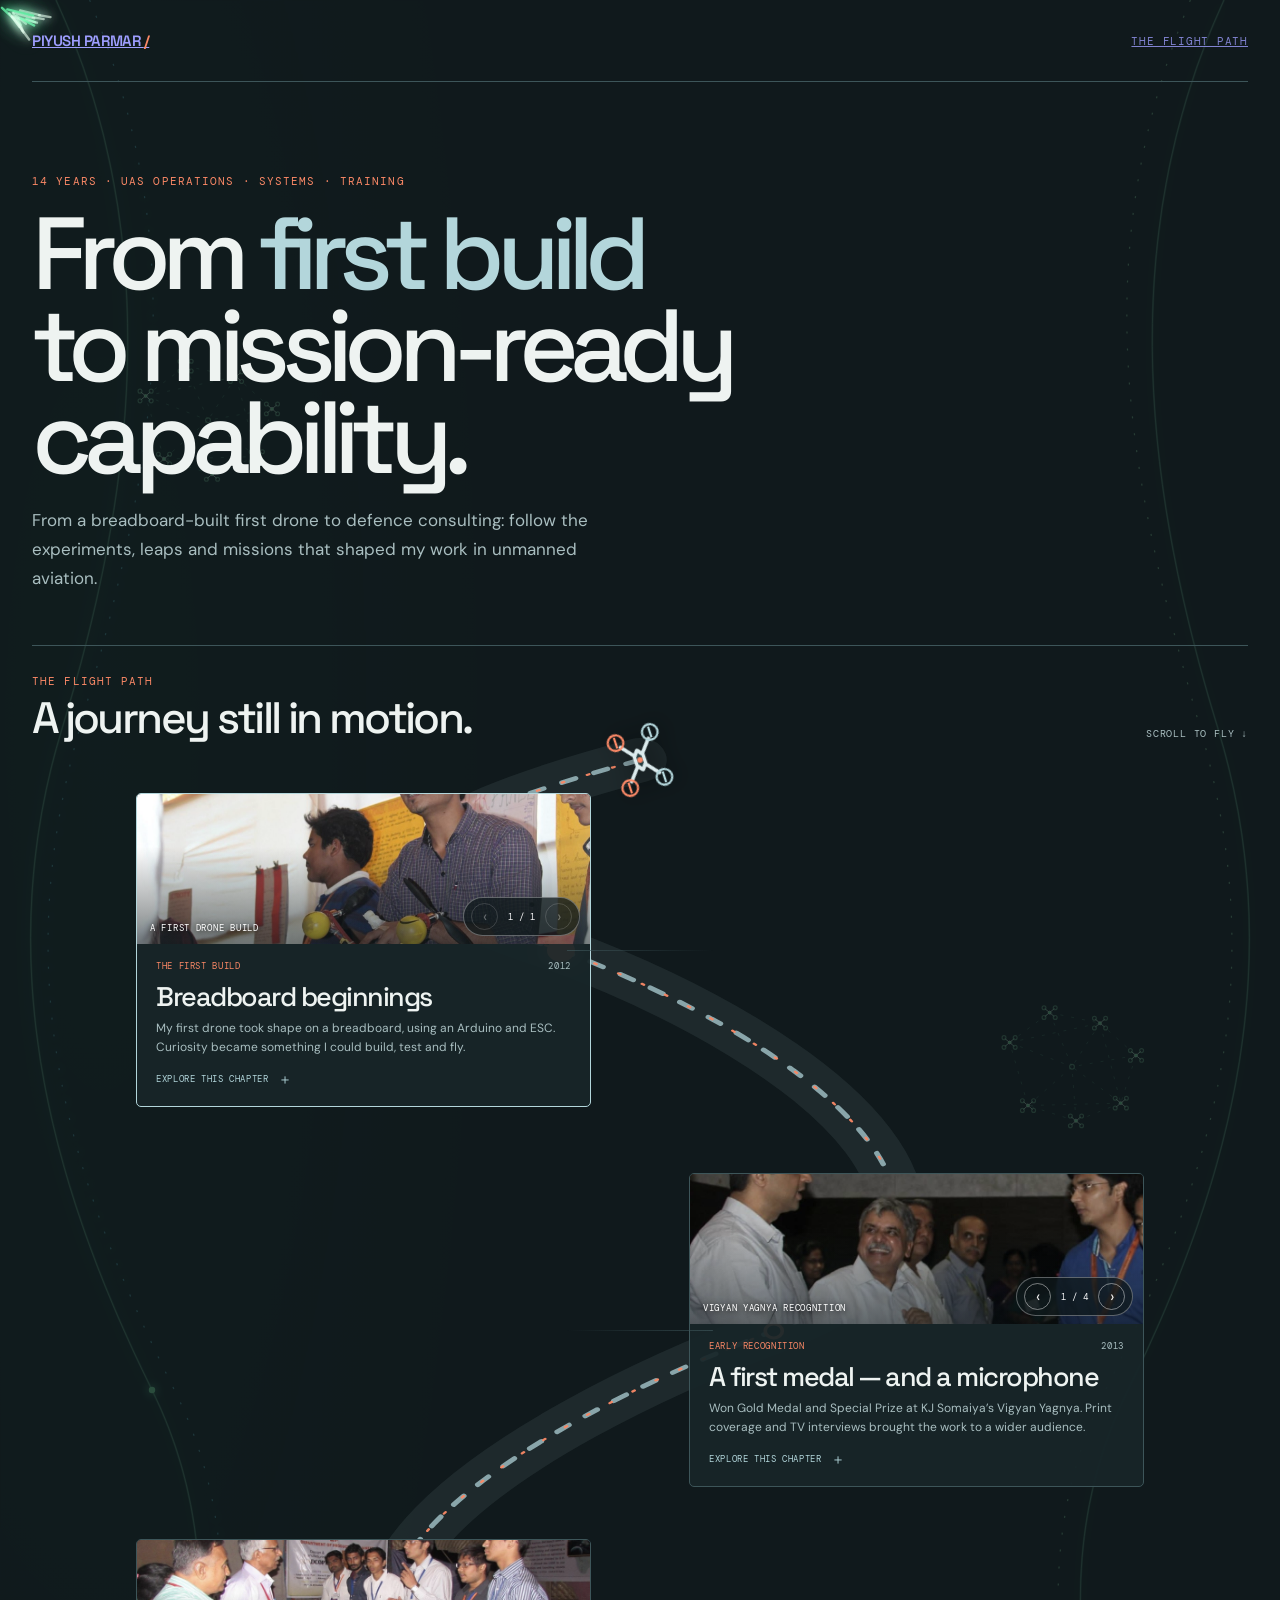
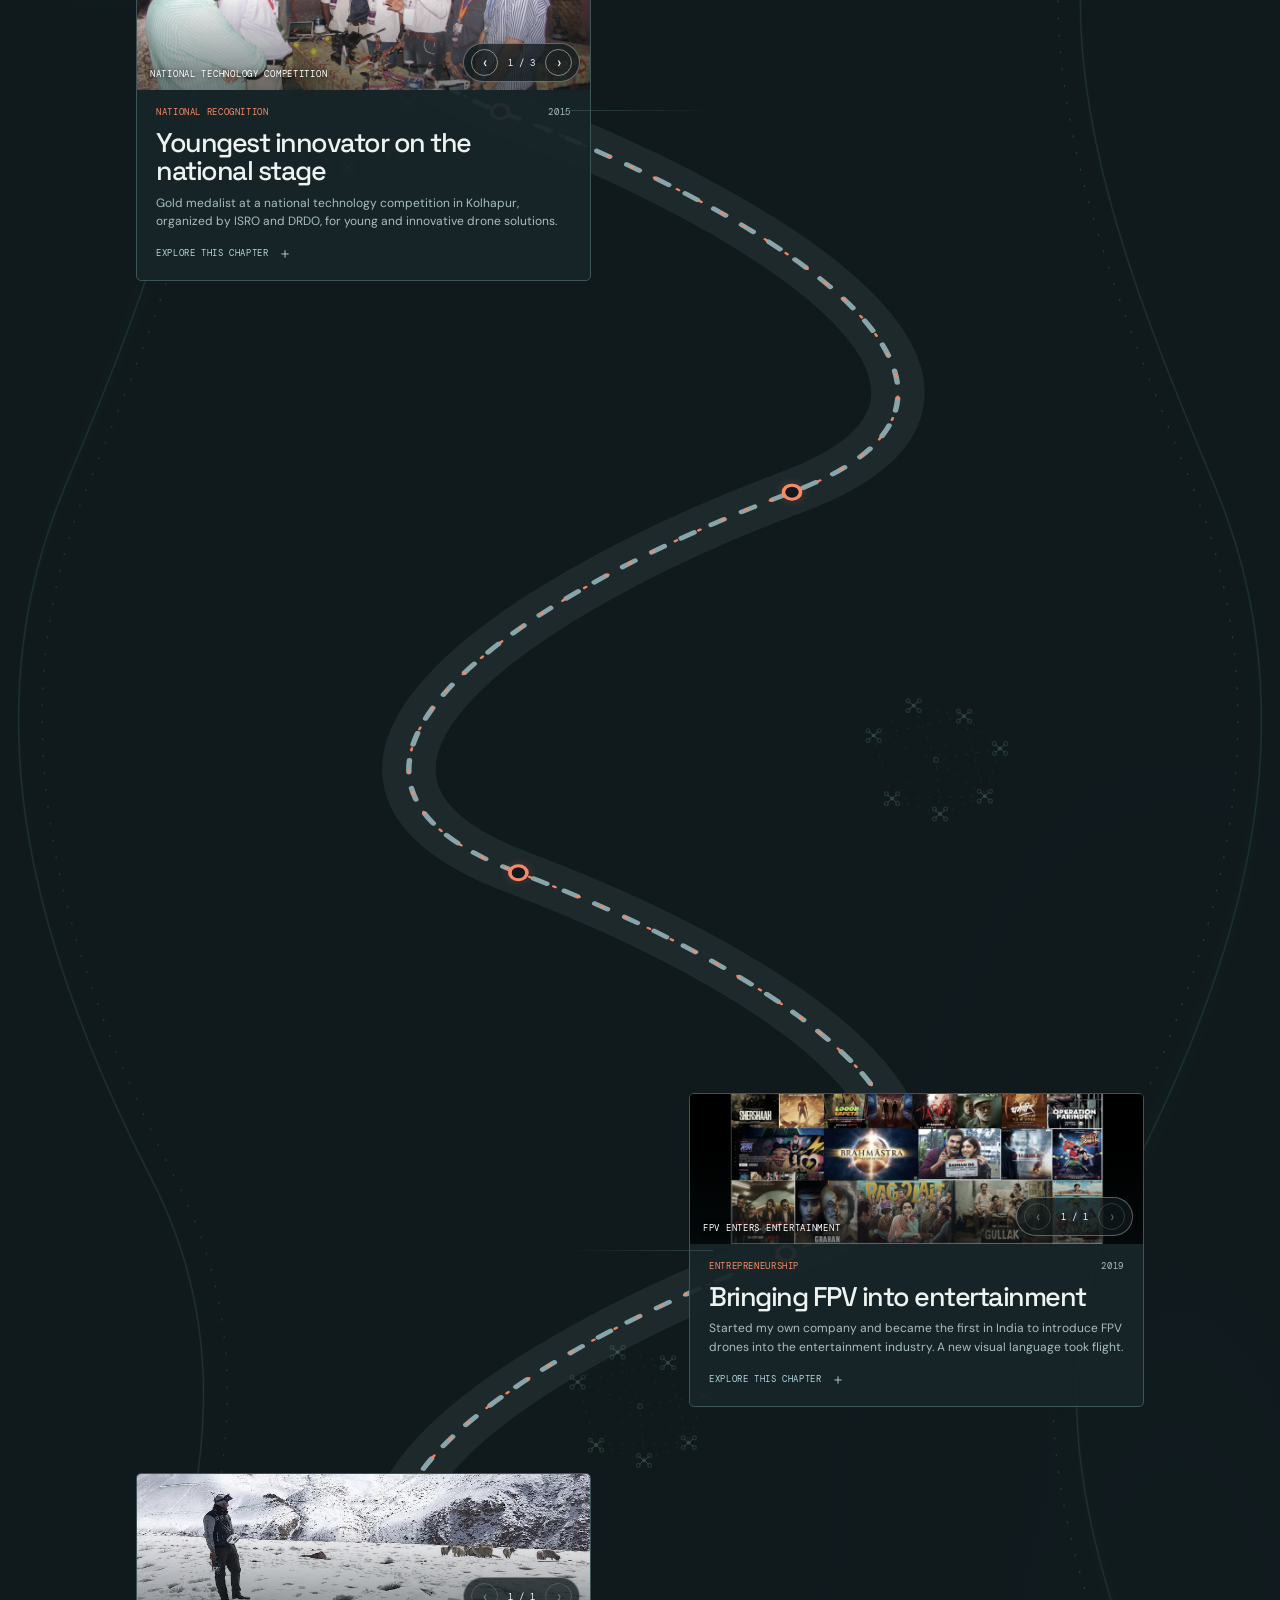
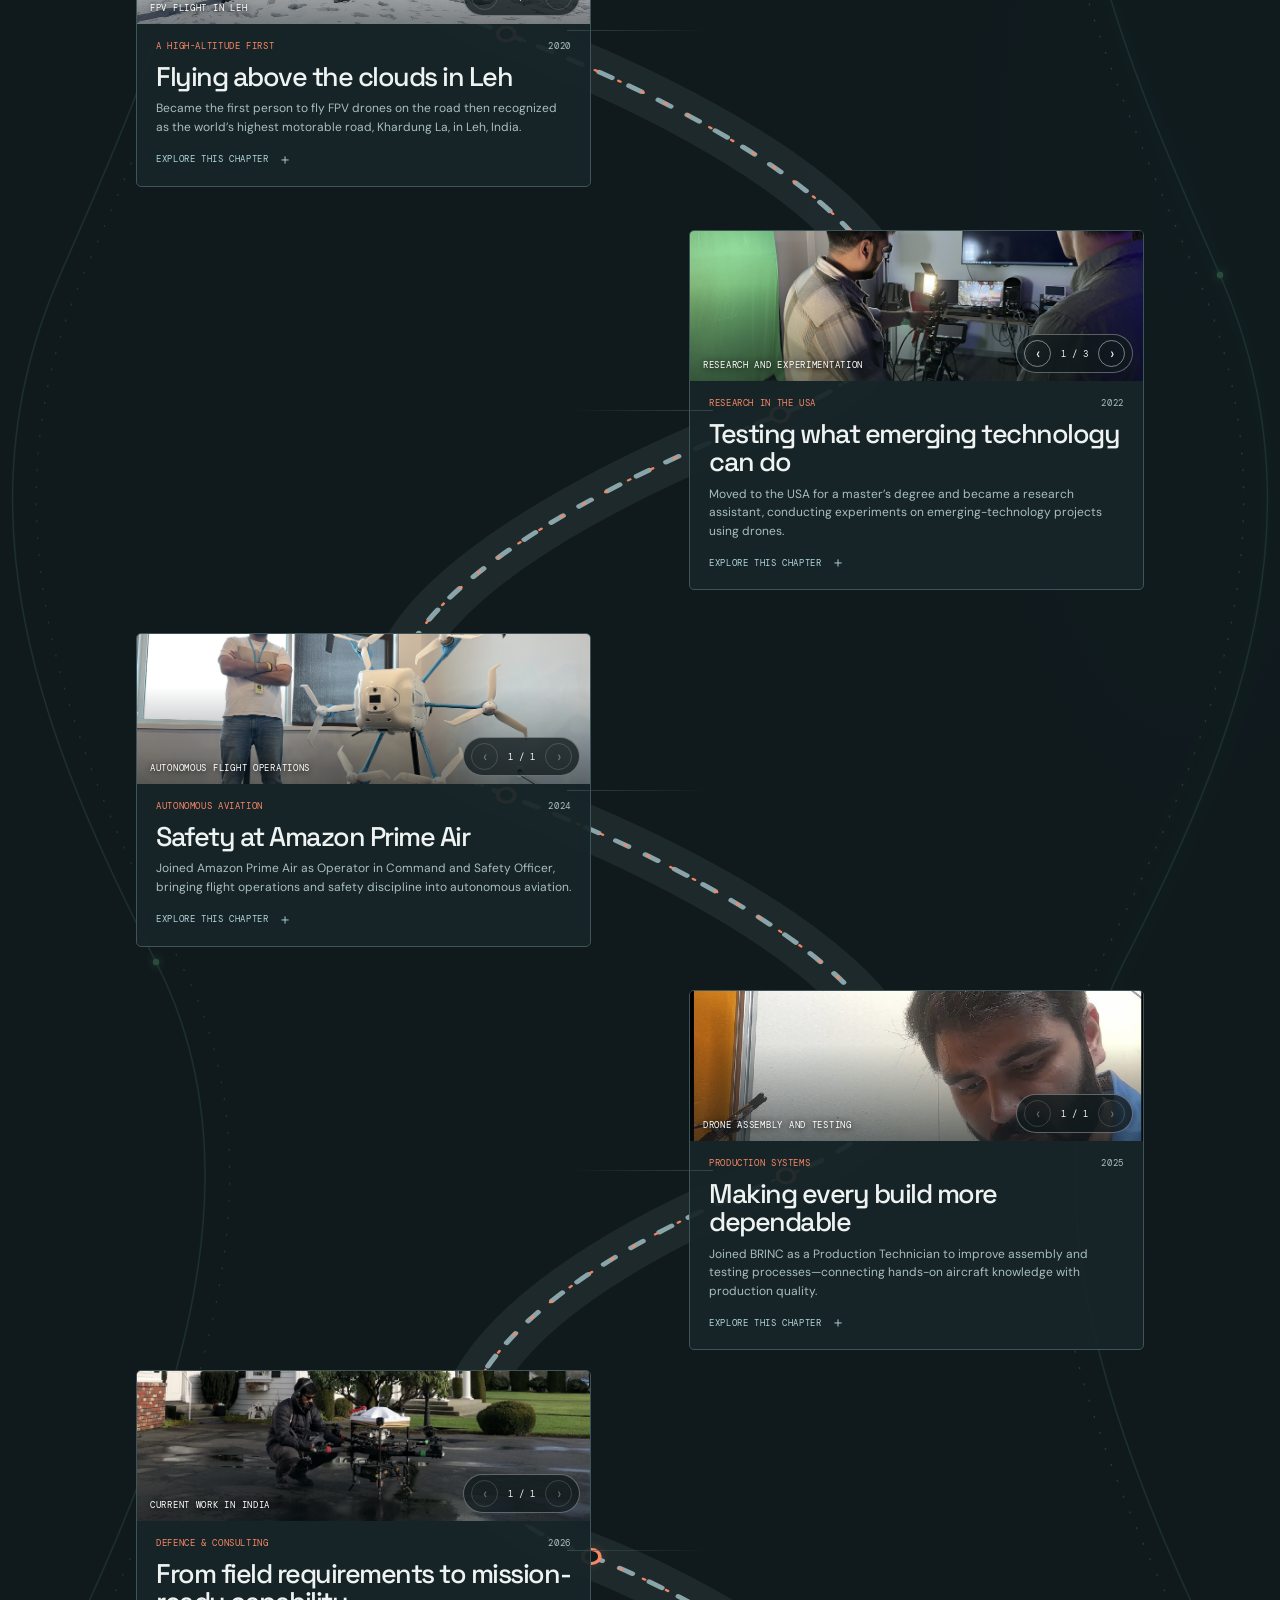
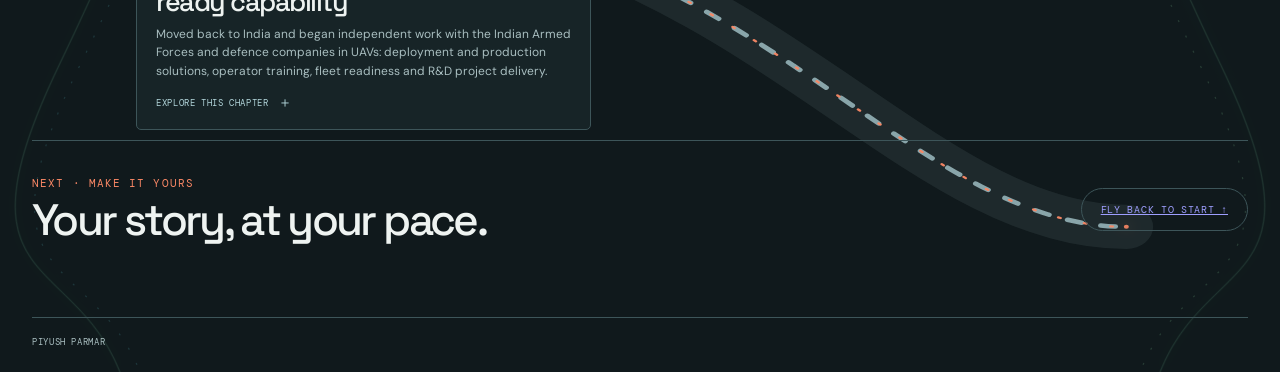
<file: Piyush_Parmar_Journey_Flow_Sample.html>
<!DOCTYPE html>
<html lang="en" data-theme="dark">
<head>
<meta charset="utf-8">
<meta name="viewport" content="width=device-width, initial-scale=1">
<meta name="theme-color" content="#10191c">
<title>Piyush Parmar — Journey</title>
<link rel="preconnect" href="https://fonts.googleapis.com">
<link rel="preconnect" href="https://fonts.gstatic.com" crossorigin>
<link href="https://fonts.googleapis.com/css2?family=DM+Mono:wght@400;500&family=DM+Sans:wght@400;500;600;700&family=Space+Grotesk:wght@400;500;600;700&display=swap" rel="stylesheet">
<style>
:root{color-scheme:dark;--bg:#10191c;--panel:#182629;--panel2:#1c3034;--ink:#eef3f1;--muted:#a9bec0;--line:#3d5559;--orange:#fa8866;--blue:#b3d6db;--display:"Space Grotesk",sans-serif;--body:"DM Sans",sans-serif;--mono:"DM Mono",monospace}
html[data-theme="light"]{color-scheme:light;--bg:#e6e7e1;--panel:#f0f1eb;--panel2:#dde4e0;--ink:#15201f;--muted:#536664;--line:#aab8b2;--orange:#bc5038;--blue:#547b82}
*{box-sizing:border-box}html{scroll-behavior:smooth}body{position:relative;margin:0;background:var(--bg);color:var(--ink);font-family:var(--body);transition:background .3s,color .3s}
.ambient-art{position:absolute;inset:0;z-index:0;pointer-events:none;overflow:hidden;opacity:.22;background:radial-gradient(ellipse at 8% 14%,#35ff9b12,transparent 30%),radial-gradient(ellipse at 92% 66%,#28c7d812,transparent 32%)}
.ambient-art svg{position:absolute;inset:0;width:100%;height:100%}.ambient-art path,.ambient-art circle,.ambient-art line,.ambient-art polygon{fill:none;stroke:#75ffad;stroke-width:1;vector-effect:non-scaling-stroke}.ambient-art .fiber-cable{stroke:#69edaa;stroke-width:2;opacity:.25;filter:drop-shadow(0 0 9px #68ffad)}.ambient-art .fiber-core{stroke:#b5ffce;stroke-width:.7;opacity:.48}.ambient-art .data-stream{stroke:#67d9e4;stroke-width:1.2;stroke-dasharray:2 15;opacity:.7;filter:drop-shadow(0 0 5px #67d9e4);animation:dataFlow 16s linear infinite}.ambient-art .data-stream.delay{animation-delay:-8s;stroke:#a6ffb9}.ambient-art .swarm-link{fill:none;stroke:#8bffc0;stroke-width:1;stroke-dasharray:3 8;opacity:.28;animation:dataFlow 30s linear infinite}.ambient-art .swarm-node{fill:#10191c;stroke:#9affbd;stroke-width:1.2;opacity:.55}.ambient-art .swarm-arm{fill:none;stroke:#d4ffe0;stroke-width:1;stroke-linecap:round;opacity:.8}.ambient-art .swarm-hub{fill:#72ffa2;stroke:#d8ffe1;stroke-width:.7}.ambient-art .swarm-fly{transform-box:fill-box;transform-origin:center;animation:swarmFloat 4s ease-in-out infinite alternate}.ambient-art .swarm-fly.s2{animation-delay:-1.3s}.ambient-art .swarm-fly.s3{animation-delay:-2.5s}.ambient-art .swarm-fly.s4{animation-delay:-.7s}@keyframes swarmFloat{to{transform:translate(4px,-7px) rotate(8deg)}}.ambient-art .data-node{fill:#86ffad;stroke:none;filter:drop-shadow(0 0 6px #68ffad);animation:dataPulse 3.5s ease-in-out infinite alternate}.comet-field{position:fixed;inset:0;width:100vw;height:100vh;z-index:0;pointer-events:none;overflow:hidden}.comet-field line{stroke:#e8fff0;stroke-width:2.4;stroke-linecap:round;opacity:.66;filter:drop-shadow(0 0 4px #d9ffea) drop-shadow(0 0 10px #d9ffea66)}.comet-field line.green{stroke:#65ffad;opacity:.78;filter:drop-shadow(0 0 5px #42ff9a) drop-shadow(0 0 12px #42ff9a88)}@keyframes dataFlow{to{stroke-dashoffset:-240}}@keyframes dataPulse{to{opacity:.25; r:3}}
.shell{position:relative;z-index:1;width:min(1260px,calc(100% - 64px));margin:auto}
.journey-cursor-dot,.journey-cursor-ring{position:fixed;left:0;top:0;z-index:10000;pointer-events:none;opacity:0;transform:translate(-50%,-50%);transition:opacity .18s}
.journey-cursor-dot{width:9px;height:9px;border-radius:50%;background:#62ff9d;box-shadow:0 0 10px 4px #36fa8666,0 0 26px 9px #36fa8633}
.journey-cursor-ring{width:38px;height:38px;border:1px solid #77ffa6aa;border-radius:50%;box-shadow:0 0 15px #36fa8633;will-change:left,top}
body.cursor-active .journey-cursor-dot,body.cursor-active .journey-cursor-ring{opacity:1}body.cursor-delegated .journey-cursor-dot,body.cursor-delegated .journey-cursor-ring{display:none}
@media(hover:hover) and (pointer:fine){body,body *{cursor:none!important}}
@media(hover:none),(pointer:coarse),(prefers-reduced-motion:reduce){.journey-cursor-dot,.journey-cursor-ring{display:none}}
nav{height:82px;display:flex;align-items:center;justify-content:space-between;border-bottom:1px solid var(--line);font:11px var(--mono);letter-spacing:.07em;text-transform:uppercase}
.brand{font:600 15px var(--display);letter-spacing:-.03em}.brand b{color:var(--orange)}
.nav-right{display:flex;align-items:center;gap:28px}.nav-right a{opacity:.8}.nav-right a:hover{opacity:1;color:var(--orange)}
.intro{padding:92px 0 52px;display:grid;grid-template-columns:minmax(0,1fr);align-items:end;gap:40px}
.eyebrow,.micro{font:11px var(--mono);letter-spacing:.1em;text-transform:uppercase;color:var(--orange)}
h1{font:500 clamp(54px,8vw,104px)/.9 var(--display);letter-spacing:-.085em;margin:20px 0 22px;max-width:780px}
h1 em{font-style:normal;color:var(--blue)}
.lede{font-size:17px;line-height:1.7;color:var(--muted);max-width:590px;margin:0}
.intro-side{border-left:1px solid var(--line);padding:12px 0 12px 22px;color:var(--muted);font-size:13px;line-height:1.7}
.intro-side strong{display:block;color:var(--ink);font:12px var(--mono);letter-spacing:.06em;text-transform:uppercase;margin-bottom:7px}
.legend{display:flex;gap:22px;align-items:center;margin:14px 0 0;font:10px var(--mono);letter-spacing:.06em;text-transform:uppercase;color:var(--muted)}
.legend span{display:inline-flex;align-items:center;gap:8px}.legend i{width:8px;height:8px;border-radius:50%;background:var(--orange);box-shadow:0 0 0 4px #fa886622}
.legend .blue-dot{background:var(--blue);box-shadow:0 0 0 4px #b3d6db22}
.route-intro{display:flex;justify-content:space-between;align-items:end;padding:28px 0 20px;border-top:1px solid var(--line)}
.route-intro h2{font:500 clamp(28px,4vw,44px)/1 var(--display);letter-spacing:-.06em;margin:8px 0 0}
.route-intro p{margin:0;color:var(--muted);font:10px var(--mono);letter-spacing:.08em;text-transform:uppercase}
.journey-visual{position:relative;isolation:isolate}
.route-line{animation:routeDrift 7s linear infinite}.route-progress{fill:none;stroke:var(--orange);stroke-width:4;stroke-linecap:round;stroke-dasharray:1;stroke-dashoffset:1;opacity:.9;filter:drop-shadow(0 0 7px #fa886688)}
.route-node{filter:drop-shadow(0 0 4px #fa886633)}.route-node.active{filter:drop-shadow(0 0 9px #fa8866aa);animation:nodePulse 1.8s ease-in-out infinite alternate}
@keyframes routeDrift{to{stroke-dashoffset:-80}}@keyframes nodePulse{to{r:12;filter:drop-shadow(0 0 14px #fa8866dd)}}
.card-wrap{perspective:1000px}.journey-card{transform-style:preserve-3d;will-change:transform}.journey-card:hover{transform:translateY(-9px) scale(1.025) rotateX(var(--tilt-y,0deg)) rotateY(var(--tilt-x,0deg))}
body.js-ready .milestone-row{opacity:0;transform:translateY(25px) scale(.985);transition:opacity .65s ease,transform .65s cubic-bezier(.2,.7,.2,1)}body.js-ready .milestone-row.is-visible{opacity:1;transform:none}
@media(prefers-reduced-motion:reduce){.route-line,.route-node.active{animation:none!important}body.js-ready .milestone-row{opacity:1;transform:none}}

.flight-map{position:absolute;inset:0;z-index:-1;pointer-events:none;overflow:visible}
.route-svg{position:absolute;inset:0;width:100%;height:100%;overflow:visible}
.route-shadow{fill:none;stroke:var(--blue);stroke-width:44;opacity:.085;stroke-linecap:round}
.route-line{fill:none;stroke:var(--blue);stroke-width:4.5;stroke-dasharray:12 16;opacity:.72;stroke-linecap:round}
.route-glow{fill:none;stroke:var(--orange);stroke-width:2.2;stroke-dasharray:2 20;opacity:.95;stroke-linecap:round}
.route-node{fill:var(--bg);stroke:var(--orange);stroke-width:3;cursor:pointer;pointer-events:auto;transition:r .2s,fill .2s}
.route-node:hover,.route-node.active{r:10;fill:var(--orange)}
.drone{position:absolute;width:72px;height:60px;left:0;top:0;z-index:5;filter:drop-shadow(0 5px 14px #000b);will-change:transform;transition:filter .3s}
.drone svg{width:100%;height:100%;overflow:visible}.rotor{transform-box:fill-box;transform-origin:center;animation:spin .65s linear infinite}
.rotor.r2{animation-direction:reverse;animation-duration:.53s}
@keyframes spin{to{transform:rotate(360deg)}}

.hover-story{position:absolute;top:50%;width:min(455px,88%);z-index:2;opacity:0;transform:translateY(-46%) translateX(18px) scale(.98);pointer-events:none;transition:opacity .35s ease,transform .45s cubic-bezier(.2,.7,.2,1);border:1px solid var(--line);border-radius:5px;overflow:hidden;background:var(--panel);box-shadow:0 24px 60px #0005}.milestone-row.left .hover-story{right:1%}.milestone-row.right .hover-story{left:1%;transform:translateY(-46%) translateX(-18px) scale(.98)}.milestone-row.is-previewing .hover-story{opacity:1;transform:translateY(-50%) translateX(0) scale(1)}.hover-story-image{height:300px;position:relative;background:#0b1113;overflow:hidden}.hover-story-image img{width:100%;height:100%;object-fit:contain;display:block;transition:opacity .3s}.hover-story-image span{position:absolute;right:10px;top:10px;padding:6px 8px;background:#10191ccc;color:#fff;border-radius:99px;font:9px var(--mono);text-transform:uppercase}
.milestone-dialog{width:min(660px,calc(100% - 32px));max-height:min(78vh,680px);padding:0;border:1px solid var(--line);border-radius:8px;background:var(--panel);color:var(--ink);box-shadow:0 30px 100px #0009}.milestone-dialog::backdrop{background:#061012cc;backdrop-filter:blur(7px)}.dialog-inner{position:relative;padding:clamp(28px,6vw,58px)}.dialog-close{position:absolute;right:18px;top:18px;width:42px;height:42px;border:1px solid var(--line);border-radius:50%;background:transparent;color:var(--ink);font-size:24px;cursor:pointer}.dialog-inner h2{font:500 clamp(34px,7vw,58px)/.98 var(--display);letter-spacing:-.065em;margin:19px 40px 18px 0}.dialog-inner p{font-size:16px;line-height:1.8;color:var(--muted);margin:0;max-width:540px}.dialog-return{margin-top:28px;padding:13px 17px;border:1px solid var(--line);border-radius:99px;background:transparent;color:var(--ink);font:10px var(--mono);letter-spacing:.06em;text-transform:uppercase;cursor:pointer}.dialog-return:hover,.dialog-close:hover{border-color:var(--orange);color:var(--orange)}
.timeline{position:relative;display:grid;grid-template-rows:repeat(11,380px)}
.milestone-row{display:grid;grid-template-columns:1fr 1fr;align-items:center;position:relative;min-width:0}
.milestone-row::after{content:"";position:absolute;top:50%;width:12%;height:1px;background:linear-gradient(90deg,var(--line),transparent);opacity:.7}
.milestone-row.left::after{right:44%}.milestone-row.right::after{left:44%;transform:scaleX(-1)}
.card-wrap{width:min(455px,88%);position:relative}
.left .card-wrap{grid-column:1;justify-self:end;margin-right:8%}
.right .card-wrap{grid-column:2;justify-self:start;margin-left:8%}
.journey-card{display:block;width:100%;text-align:left;padding:0;border:1px solid var(--line);background:color-mix(in srgb,var(--panel) 94%,transparent);border-radius:5px;overflow:hidden;color:var(--ink);cursor:pointer;transition:transform .28s,border-color .28s,box-shadow .28s}
.milestone-row.active .journey-card{border-color:var(--blue)}.journey-card:hover{position:relative;z-index:4;transform:translateY(-9px) scale(1.025);border-color:var(--orange);box-shadow:0 28px 76px #0008,0 0 0 1px #fa886655}
.photo{height:150px;position:relative;background:var(--panel2);overflow:hidden}
.photo img{display:block;width:100%;height:100%;object-fit:cover;transition:transform .7s,filter .4s;filter:saturate(.82)}
.journey-card:hover .photo img{transform:scale(1.035);filter:saturate(1)}
.photo::after{content:"";position:absolute;inset:35% 0 0;background:linear-gradient(transparent,#07101388)}
.photo-picker{position:absolute;top:10px;right:10px;z-index:3;padding:8px 10px;border:1px solid #ffffff88;border-radius:99px;background:#10191ccc;color:#fff;font:9px var(--mono);letter-spacing:.04em;text-transform:uppercase;cursor:pointer;opacity:.82;transition:opacity .2s,transform .2s}.photo-picker:hover{opacity:1;transform:translateY(-2px)}.photo-picker input{position:absolute;width:1px;height:1px;opacity:0;pointer-events:none}.slideshow-controls{position:absolute;right:10px;bottom:8px;z-index:3;display:flex;align-items:center;gap:6px;padding:5px 7px;border:1px solid #ffffff55;border-radius:99px;background:#10191ccc;color:#fff;opacity:.95}.slideshow-controls button{width:27px;height:27px;padding:0;border:1px solid #ffffff77;border-radius:50%;background:transparent;color:#fff;font:16px var(--body);cursor:pointer;line-height:1}.slideshow-controls button:hover{background:#ffffff33}.slideshow-controls .slide-count{min-width:35px;text-align:center;font:9px var(--mono);letter-spacing:.04em}.slideshow-controls button:disabled{opacity:.35;cursor:default}.slideshow-controls [data-slide-clear]{display:none;color:#ffad91}.photo-adjustments{position:absolute;left:9px;right:9px;bottom:43px;z-index:5;padding:9px 11px 8px;border:1px solid #ffffff55;border-radius:5px;background:#10191cee;color:#fff;backdrop-filter:blur(8px);box-shadow:0 8px 24px #0006}.photo-adjustments[hidden]{display:none}.photo-adjustments label{display:grid;grid-template-columns:76px 1fr;align-items:center;gap:8px;margin:3px 0;font:8px var(--mono);letter-spacing:.05em;text-transform:uppercase}.photo-adjustments input[type=range]{width:100%;height:14px;accent-color:var(--orange);cursor:ew-resize}.photo-adjustments [data-frame-reset]{margin-top:5px;padding:4px 7px;border:1px solid #ffffff55;border-radius:99px;background:transparent;color:#fff;font:8px var(--mono);text-transform:uppercase;cursor:pointer}.photo-adjustments [data-frame-reset]:hover{border-color:var(--orange);color:var(--orange)}.photo-label{position:absolute;bottom:10px;left:13px;color:white;font:9px var(--mono);letter-spacing:.08em;text-transform:uppercase;z-index:1;text-shadow:0 1px 6px #000}
.card-copy{padding:16px 19px 17px}
.card-meta{display:flex;justify-content:space-between;gap:10px;color:var(--muted);font:9px var(--mono);letter-spacing:.07em;text-transform:uppercase}
.card-meta b{color:var(--orange);font-weight:400}
.card-copy h3{font:500 clamp(20px,2.4vw,27px)/1.05 var(--display);letter-spacing:-.055em;margin:11px 0 8px}
.card-copy p{font-size:12px;line-height:1.55;color:var(--muted);margin:0}
.card-hint{display:inline-flex;gap:9px;align-items:center;font:9px var(--mono);letter-spacing:.07em;text-transform:uppercase;color:var(--blue);margin-top:13px}
.card-hint span{font-size:14px;transition:transform .2s}.journey-card[aria-expanded="true"] .card-hint span{transform:rotate(45deg)}
.detail{display:grid;grid-template-rows:0fr;transition:grid-template-rows .35s}
.detail>div{overflow:hidden}
.detail p{margin:0;padding:0 18px;color:var(--muted);font-size:12px;line-height:1.7}
.detail.open{grid-template-rows:1fr}.detail.open>div{padding-bottom:16px}
.sample-note{margin:26px 0 90px;padding:16px 18px;border:1px solid var(--line);border-radius:4px;color:var(--muted);font-size:12px;line-height:1.7}
.sample-note strong{color:var(--ink)}
.end-card{display:flex;justify-content:space-between;align-items:center;gap:25px;padding:35px 0 75px;border-top:1px solid var(--line)}
.end-card h2{font:500 clamp(28px,4vw,44px)/1 var(--display);letter-spacing:-.06em;margin:8px 0 0}
.end-card a{padding:14px 19px;border:1px solid var(--line);border-radius:99px;font:10px var(--mono);letter-spacing:.07em;text-transform:uppercase;white-space:nowrap;transition:.2s}
.end-card a:hover{border-color:var(--orange);color:var(--orange)}
footer{border-top:1px solid var(--line);padding:18px 0 24px;color:var(--muted);font:9px var(--mono);letter-spacing:.07em;text-transform:uppercase;display:flex;justify-content:space-between;gap:12px}
@media(max-width:760px){.hover-story{display:none}
.shell{width:calc(100% - 34px)}nav{height:68px}.nav-right{gap:15px}.nav-right a{display:none}
.intro{display:block;padding:66px 0 42px}.intro-side{margin-top:24px;max-width:540px}
.timeline{grid-template-rows:repeat(11,380px)}
.flight-map{left:-40%;width:100%}
.milestone-row{grid-template-columns:1fr}
.milestone-row::after{display:none}
.card-wrap,.left .card-wrap,.right .card-wrap{grid-column:1;justify-self:stretch;margin:0 0 0 62px;width:calc(100% - 62px)}
.photo{height:130px}
}
@media(max-width:480px){
.shell{width:calc(100% - 26px)}.brand{font-size:13px}
.intro{padding-top:52px}h1{font-size:56px}
.timeline{grid-template-rows:repeat(11,380px)}
.card-wrap,.left .card-wrap,.right .card-wrap{margin-left:44px;width:calc(100% - 44px)}
.photo{height:110px}.card-copy{padding:13px 14px}.card-copy p{font-size:11px}
.sample-note{margin-bottom:60px}.end-card{align-items:flex-start;flex-direction:column;padding-bottom:55px}.end-card a{align-self:flex-end}
footer{flex-direction:column}
}
@media(prefers-reduced-motion:reduce){*,*::before,*::after{scroll-behavior:auto!important;animation-duration:.01ms!important;transition-duration:.01ms!important}}

/* final card motion layer */
.journey-card:hover{transform:translateY(-9px) scale(1.025) rotateX(var(--tilt-y,0deg)) rotateY(var(--tilt-x,0deg))}
</style>
</head>
<body>
<div class="ambient-art" aria-hidden="true"><svg viewBox="0 0 1600 6400" preserveAspectRatio="none"><path class="fiber-cable" d="M70 0 C210 300 165 620 78 900S55 1450 190 1720 205 2290 82 2580 45 3160 190 3440 208 4000 75 4300 55 4880 195 5150 210 5740 74 6020 90 6250 150 6400"/><path class="fiber-core" d="M70 0 C210 300 165 620 78 900S55 1450 190 1720 205 2290 82 2580 45 3160 190 3440 208 4000 75 4300 55 4880 195 5150 210 5740 74 6020 90 6250 150 6400"/><path class="data-stream" d="M112 0 C245 320 190 590 100 900S82 1450 218 1720 230 2290 110 2580 74 3160 220 3440 235 4000 104 4300 83 4880 225 5150 240 5740 100 6020 115 6250 175 6400"/><path class="fiber-cable" d="M1530 0 C1390 300 1435 620 1522 900S1545 1450 1410 1720 1395 2290 1518 2580 1555 3160 1410 3440 1392 4000 1525 4300 1545 4880 1405 5150 1390 5740 1526 6020 1510 6250 1450 6400"/><path class="fiber-core" d="M1530 0 C1390 300 1435 620 1522 900S1545 1450 1410 1720 1395 2290 1518 2580 1555 3160 1410 3440 1392 4000 1525 4300 1545 4880 1405 5150 1390 5740 1526 6020 1510 6250 1450 6400"/><path class="data-stream delay" d="M1488 0 C1355 320 1410 590 1500 900S1518 1450 1382 1720 1370 2290 1490 2580 1526 3160 1380 3440 1365 4000 1496 4300 1517 4880 1375 5150 1360 5740 1500 6020 1485 6250 1425 6400"/><circle class="data-node" cx="190" cy="1720" r="4"/><circle class="data-node" cx="1410" cy="3440" r="4"/><circle class="data-node" cx="195" cy="5150" r="4"/><circle class="data-node" cx="1525" cy="4300" r="4"/><g class="swarm-network" transform="translate(260 520)"><path class="swarm-link" d="M-78 -30L-28 -67" style="animation-delay:0.0s"/><path class="swarm-link" d="M-28 -67L35 -54" style="animation-delay:0.0s"/><path class="swarm-link" d="M35 -54L80 -14" style="animation-delay:0.0s"/><path class="swarm-link" d="M80 -14L61 45" style="animation-delay:0.0s"/><path class="swarm-link" d="M61 45L5 67" style="animation-delay:0.0s"/><path class="swarm-link" d="M5 67L-55 48" style="animation-delay:0.0s"/><path class="swarm-link" d="M-55 48L-78 -30" style="animation-delay:0.0s"/><path class="swarm-link" d="M-78 -30L0 0" style="animation-delay:0.0s"/><path class="swarm-link" d="M-28 -67L0 0" style="animation-delay:0.0s"/><path class="swarm-link" d="M35 -54L0 0" style="animation-delay:0.0s"/><path class="swarm-link" d="M80 -14L0 0" style="animation-delay:0.0s"/><path class="swarm-link" d="M61 45L0 0" style="animation-delay:0.0s"/><path class="swarm-link" d="M5 67L0 0" style="animation-delay:0.0s"/><path class="swarm-link" d="M-55 48L0 0" style="animation-delay:0.0s"/><path class="swarm-link" d="M-78 -30L35 -54" style="animation-delay:0.0s"/><path class="swarm-link" d="M35 -54L61 45" style="animation-delay:0.0s"/><path class="swarm-link" d="M61 45L-55 48" style="animation-delay:0.0s"/><g class="swarm-fly s1" transform="translate(-78 -30)"><path class="swarm-arm" d="M-6-5L6 5M6-5L-6 5"/><circle class="swarm-node" cx="-7" cy="-6" r="2.4"/><circle class="swarm-node" cx="7" cy="-6" r="2.4"/><circle class="swarm-node" cx="-7" cy="6" r="2.4"/><circle class="swarm-node" cx="7" cy="6" r="2.4"/><circle class="swarm-hub" r="1.8"/></g><g class="swarm-fly" transform="translate(-28 -67)"><path class="swarm-arm" d="M-6-5L6 5M6-5L-6 5"/><circle class="swarm-node" cx="-7" cy="-6" r="2.4"/><circle class="swarm-node" cx="7" cy="-6" r="2.4"/><circle class="swarm-node" cx="-7" cy="6" r="2.4"/><circle class="swarm-node" cx="7" cy="6" r="2.4"/><circle class="swarm-hub" r="1.8"/></g><g class="swarm-fly" transform="translate(35 -54)"><path class="swarm-arm" d="M-6-5L6 5M6-5L-6 5"/><circle class="swarm-node" cx="-7" cy="-6" r="2.4"/><circle class="swarm-node" cx="7" cy="-6" r="2.4"/><circle class="swarm-node" cx="-7" cy="6" r="2.4"/><circle class="swarm-node" cx="7" cy="6" r="2.4"/><circle class="swarm-hub" r="1.8"/></g><g class="swarm-fly s4" transform="translate(80 -14)"><path class="swarm-arm" d="M-6-5L6 5M6-5L-6 5"/><circle class="swarm-node" cx="-7" cy="-6" r="2.4"/><circle class="swarm-node" cx="7" cy="-6" r="2.4"/><circle class="swarm-node" cx="-7" cy="6" r="2.4"/><circle class="swarm-node" cx="7" cy="6" r="2.4"/><circle class="swarm-hub" r="1.8"/></g><g class="swarm-fly" transform="translate(61 45)"><path class="swarm-arm" d="M-6-5L6 5M6-5L-6 5"/><circle class="swarm-node" cx="-7" cy="-6" r="2.4"/><circle class="swarm-node" cx="7" cy="-6" r="2.4"/><circle class="swarm-node" cx="-7" cy="6" r="2.4"/><circle class="swarm-node" cx="7" cy="6" r="2.4"/><circle class="swarm-hub" r="1.8"/></g><g class="swarm-fly" transform="translate(5 67)"><path class="swarm-arm" d="M-6-5L6 5M6-5L-6 5"/><circle class="swarm-node" cx="-7" cy="-6" r="2.4"/><circle class="swarm-node" cx="7" cy="-6" r="2.4"/><circle class="swarm-node" cx="-7" cy="6" r="2.4"/><circle class="swarm-node" cx="7" cy="6" r="2.4"/><circle class="swarm-hub" r="1.8"/></g><g class="swarm-fly s3" transform="translate(-55 48)"><path class="swarm-arm" d="M-6-5L6 5M6-5L-6 5"/><circle class="swarm-node" cx="-7" cy="-6" r="2.4"/><circle class="swarm-node" cx="7" cy="-6" r="2.4"/><circle class="swarm-node" cx="-7" cy="6" r="2.4"/><circle class="swarm-node" cx="7" cy="6" r="2.4"/><circle class="swarm-hub" r="1.8"/></g><circle class="swarm-node" cx="0" cy="0" r="3"/></g><g class="swarm-network" transform="translate(1340 1320)"><path class="swarm-link" d="M-78 -30L-28 -67" style="animation-delay:-0.8s"/><path class="swarm-link" d="M-28 -67L35 -54" style="animation-delay:-0.8s"/><path class="swarm-link" d="M35 -54L80 -14" style="animation-delay:-0.8s"/><path class="swarm-link" d="M80 -14L61 45" style="animation-delay:-0.8s"/><path class="swarm-link" d="M61 45L5 67" style="animation-delay:-0.8s"/><path class="swarm-link" d="M5 67L-55 48" style="animation-delay:-0.8s"/><path class="swarm-link" d="M-55 48L-78 -30" style="animation-delay:-0.8s"/><path class="swarm-link" d="M-78 -30L0 0" style="animation-delay:-0.8s"/><path class="swarm-link" d="M-28 -67L0 0" style="animation-delay:-0.8s"/><path class="swarm-link" d="M35 -54L0 0" style="animation-delay:-0.8s"/><path class="swarm-link" d="M80 -14L0 0" style="animation-delay:-0.8s"/><path class="swarm-link" d="M61 45L0 0" style="animation-delay:-0.8s"/><path class="swarm-link" d="M5 67L0 0" style="animation-delay:-0.8s"/><path class="swarm-link" d="M-55 48L0 0" style="animation-delay:-0.8s"/><path class="swarm-link" d="M-78 -30L35 -54" style="animation-delay:-0.8s"/><path class="swarm-link" d="M35 -54L61 45" style="animation-delay:-0.8s"/><path class="swarm-link" d="M61 45L-55 48" style="animation-delay:-0.8s"/><g class="swarm-fly s2" transform="translate(-78 -30)"><path class="swarm-arm" d="M-6-5L6 5M6-5L-6 5"/><circle class="swarm-node" cx="-7" cy="-6" r="2.4"/><circle class="swarm-node" cx="7" cy="-6" r="2.4"/><circle class="swarm-node" cx="-7" cy="6" r="2.4"/><circle class="swarm-node" cx="7" cy="6" r="2.4"/><circle class="swarm-hub" r="1.8"/></g><g class="swarm-fly" transform="translate(-28 -67)"><path class="swarm-arm" d="M-6-5L6 5M6-5L-6 5"/><circle class="swarm-node" cx="-7" cy="-6" r="2.4"/><circle class="swarm-node" cx="7" cy="-6" r="2.4"/><circle class="swarm-node" cx="-7" cy="6" r="2.4"/><circle class="swarm-node" cx="7" cy="6" r="2.4"/><circle class="swarm-hub" r="1.8"/></g><g class="swarm-fly" transform="translate(35 -54)"><path class="swarm-arm" d="M-6-5L6 5M6-5L-6 5"/><circle class="swarm-node" cx="-7" cy="-6" r="2.4"/><circle class="swarm-node" cx="7" cy="-6" r="2.4"/><circle class="swarm-node" cx="-7" cy="6" r="2.4"/><circle class="swarm-node" cx="7" cy="6" r="2.4"/><circle class="swarm-hub" r="1.8"/></g><g class="swarm-fly s1" transform="translate(80 -14)"><path class="swarm-arm" d="M-6-5L6 5M6-5L-6 5"/><circle class="swarm-node" cx="-7" cy="-6" r="2.4"/><circle class="swarm-node" cx="7" cy="-6" r="2.4"/><circle class="swarm-node" cx="-7" cy="6" r="2.4"/><circle class="swarm-node" cx="7" cy="6" r="2.4"/><circle class="swarm-hub" r="1.8"/></g><g class="swarm-fly" transform="translate(61 45)"><path class="swarm-arm" d="M-6-5L6 5M6-5L-6 5"/><circle class="swarm-node" cx="-7" cy="-6" r="2.4"/><circle class="swarm-node" cx="7" cy="-6" r="2.4"/><circle class="swarm-node" cx="-7" cy="6" r="2.4"/><circle class="swarm-node" cx="7" cy="6" r="2.4"/><circle class="swarm-hub" r="1.8"/></g><g class="swarm-fly" transform="translate(5 67)"><path class="swarm-arm" d="M-6-5L6 5M6-5L-6 5"/><circle class="swarm-node" cx="-7" cy="-6" r="2.4"/><circle class="swarm-node" cx="7" cy="-6" r="2.4"/><circle class="swarm-node" cx="-7" cy="6" r="2.4"/><circle class="swarm-node" cx="7" cy="6" r="2.4"/><circle class="swarm-hub" r="1.8"/></g><g class="swarm-fly s4" transform="translate(-55 48)"><path class="swarm-arm" d="M-6-5L6 5M6-5L-6 5"/><circle class="swarm-node" cx="-7" cy="-6" r="2.4"/><circle class="swarm-node" cx="7" cy="-6" r="2.4"/><circle class="swarm-node" cx="-7" cy="6" r="2.4"/><circle class="swarm-node" cx="7" cy="6" r="2.4"/><circle class="swarm-hub" r="1.8"/></g><circle class="swarm-node" cx="0" cy="0" r="3"/></g><g class="swarm-network" transform="translate(430 2120)"><path class="swarm-link" d="M-78 -30L-28 -67" style="animation-delay:-1.6s"/><path class="swarm-link" d="M-28 -67L35 -54" style="animation-delay:-1.6s"/><path class="swarm-link" d="M35 -54L80 -14" style="animation-delay:-1.6s"/><path class="swarm-link" d="M80 -14L61 45" style="animation-delay:-1.6s"/><path class="swarm-link" d="M61 45L5 67" style="animation-delay:-1.6s"/><path class="swarm-link" d="M5 67L-55 48" style="animation-delay:-1.6s"/><path class="swarm-link" d="M-55 48L-78 -30" style="animation-delay:-1.6s"/><path class="swarm-link" d="M-78 -30L0 0" style="animation-delay:-1.6s"/><path class="swarm-link" d="M-28 -67L0 0" style="animation-delay:-1.6s"/><path class="swarm-link" d="M35 -54L0 0" style="animation-delay:-1.6s"/><path class="swarm-link" d="M80 -14L0 0" style="animation-delay:-1.6s"/><path class="swarm-link" d="M61 45L0 0" style="animation-delay:-1.6s"/><path class="swarm-link" d="M5 67L0 0" style="animation-delay:-1.6s"/><path class="swarm-link" d="M-55 48L0 0" style="animation-delay:-1.6s"/><path class="swarm-link" d="M-78 -30L35 -54" style="animation-delay:-1.6s"/><path class="swarm-link" d="M35 -54L61 45" style="animation-delay:-1.6s"/><path class="swarm-link" d="M61 45L-55 48" style="animation-delay:-1.6s"/><g class="swarm-fly s3" transform="translate(-78 -30)"><path class="swarm-arm" d="M-6-5L6 5M6-5L-6 5"/><circle class="swarm-node" cx="-7" cy="-6" r="2.4"/><circle class="swarm-node" cx="7" cy="-6" r="2.4"/><circle class="swarm-node" cx="-7" cy="6" r="2.4"/><circle class="swarm-node" cx="7" cy="6" r="2.4"/><circle class="swarm-hub" r="1.8"/></g><g class="swarm-fly" transform="translate(-28 -67)"><path class="swarm-arm" d="M-6-5L6 5M6-5L-6 5"/><circle class="swarm-node" cx="-7" cy="-6" r="2.4"/><circle class="swarm-node" cx="7" cy="-6" r="2.4"/><circle class="swarm-node" cx="-7" cy="6" r="2.4"/><circle class="swarm-node" cx="7" cy="6" r="2.4"/><circle class="swarm-hub" r="1.8"/></g><g class="swarm-fly" transform="translate(35 -54)"><path class="swarm-arm" d="M-6-5L6 5M6-5L-6 5"/><circle class="swarm-node" cx="-7" cy="-6" r="2.4"/><circle class="swarm-node" cx="7" cy="-6" r="2.4"/><circle class="swarm-node" cx="-7" cy="6" r="2.4"/><circle class="swarm-node" cx="7" cy="6" r="2.4"/><circle class="swarm-hub" r="1.8"/></g><g class="swarm-fly s2" transform="translate(80 -14)"><path class="swarm-arm" d="M-6-5L6 5M6-5L-6 5"/><circle class="swarm-node" cx="-7" cy="-6" r="2.4"/><circle class="swarm-node" cx="7" cy="-6" r="2.4"/><circle class="swarm-node" cx="-7" cy="6" r="2.4"/><circle class="swarm-node" cx="7" cy="6" r="2.4"/><circle class="swarm-hub" r="1.8"/></g><g class="swarm-fly" transform="translate(61 45)"><path class="swarm-arm" d="M-6-5L6 5M6-5L-6 5"/><circle class="swarm-node" cx="-7" cy="-6" r="2.4"/><circle class="swarm-node" cx="7" cy="-6" r="2.4"/><circle class="swarm-node" cx="-7" cy="6" r="2.4"/><circle class="swarm-node" cx="7" cy="6" r="2.4"/><circle class="swarm-hub" r="1.8"/></g><g class="swarm-fly" transform="translate(5 67)"><path class="swarm-arm" d="M-6-5L6 5M6-5L-6 5"/><circle class="swarm-node" cx="-7" cy="-6" r="2.4"/><circle class="swarm-node" cx="7" cy="-6" r="2.4"/><circle class="swarm-node" cx="-7" cy="6" r="2.4"/><circle class="swarm-node" cx="7" cy="6" r="2.4"/><circle class="swarm-hub" r="1.8"/></g><g class="swarm-fly s1" transform="translate(-55 48)"><path class="swarm-arm" d="M-6-5L6 5M6-5L-6 5"/><circle class="swarm-node" cx="-7" cy="-6" r="2.4"/><circle class="swarm-node" cx="7" cy="-6" r="2.4"/><circle class="swarm-node" cx="-7" cy="6" r="2.4"/><circle class="swarm-node" cx="7" cy="6" r="2.4"/><circle class="swarm-hub" r="1.8"/></g><circle class="swarm-node" cx="0" cy="0" r="3"/></g><g class="swarm-network" transform="translate(1170 2920)"><path class="swarm-link" d="M-78 -30L-28 -67" style="animation-delay:-2.4s"/><path class="swarm-link" d="M-28 -67L35 -54" style="animation-delay:-2.4s"/><path class="swarm-link" d="M35 -54L80 -14" style="animation-delay:-2.4s"/><path class="swarm-link" d="M80 -14L61 45" style="animation-delay:-2.4s"/><path class="swarm-link" d="M61 45L5 67" style="animation-delay:-2.4s"/><path class="swarm-link" d="M5 67L-55 48" style="animation-delay:-2.4s"/><path class="swarm-link" d="M-55 48L-78 -30" style="animation-delay:-2.4s"/><path class="swarm-link" d="M-78 -30L0 0" style="animation-delay:-2.4s"/><path class="swarm-link" d="M-28 -67L0 0" style="animation-delay:-2.4s"/><path class="swarm-link" d="M35 -54L0 0" style="animation-delay:-2.4s"/><path class="swarm-link" d="M80 -14L0 0" style="animation-delay:-2.4s"/><path class="swarm-link" d="M61 45L0 0" style="animation-delay:-2.4s"/><path class="swarm-link" d="M5 67L0 0" style="animation-delay:-2.4s"/><path class="swarm-link" d="M-55 48L0 0" style="animation-delay:-2.4s"/><path class="swarm-link" d="M-78 -30L35 -54" style="animation-delay:-2.4s"/><path class="swarm-link" d="M35 -54L61 45" style="animation-delay:-2.4s"/><path class="swarm-link" d="M61 45L-55 48" style="animation-delay:-2.4s"/><g class="swarm-fly s4" transform="translate(-78 -30)"><path class="swarm-arm" d="M-6-5L6 5M6-5L-6 5"/><circle class="swarm-node" cx="-7" cy="-6" r="2.4"/><circle class="swarm-node" cx="7" cy="-6" r="2.4"/><circle class="swarm-node" cx="-7" cy="6" r="2.4"/><circle class="swarm-node" cx="7" cy="6" r="2.4"/><circle class="swarm-hub" r="1.8"/></g><g class="swarm-fly" transform="translate(-28 -67)"><path class="swarm-arm" d="M-6-5L6 5M6-5L-6 5"/><circle class="swarm-node" cx="-7" cy="-6" r="2.4"/><circle class="swarm-node" cx="7" cy="-6" r="2.4"/><circle class="swarm-node" cx="-7" cy="6" r="2.4"/><circle class="swarm-node" cx="7" cy="6" r="2.4"/><circle class="swarm-hub" r="1.8"/></g><g class="swarm-fly" transform="translate(35 -54)"><path class="swarm-arm" d="M-6-5L6 5M6-5L-6 5"/><circle class="swarm-node" cx="-7" cy="-6" r="2.4"/><circle class="swarm-node" cx="7" cy="-6" r="2.4"/><circle class="swarm-node" cx="-7" cy="6" r="2.4"/><circle class="swarm-node" cx="7" cy="6" r="2.4"/><circle class="swarm-hub" r="1.8"/></g><g class="swarm-fly s3" transform="translate(80 -14)"><path class="swarm-arm" d="M-6-5L6 5M6-5L-6 5"/><circle class="swarm-node" cx="-7" cy="-6" r="2.4"/><circle class="swarm-node" cx="7" cy="-6" r="2.4"/><circle class="swarm-node" cx="-7" cy="6" r="2.4"/><circle class="swarm-node" cx="7" cy="6" r="2.4"/><circle class="swarm-hub" r="1.8"/></g><g class="swarm-fly" transform="translate(61 45)"><path class="swarm-arm" d="M-6-5L6 5M6-5L-6 5"/><circle class="swarm-node" cx="-7" cy="-6" r="2.4"/><circle class="swarm-node" cx="7" cy="-6" r="2.4"/><circle class="swarm-node" cx="-7" cy="6" r="2.4"/><circle class="swarm-node" cx="7" cy="6" r="2.4"/><circle class="swarm-hub" r="1.8"/></g><g class="swarm-fly" transform="translate(5 67)"><path class="swarm-arm" d="M-6-5L6 5M6-5L-6 5"/><circle class="swarm-node" cx="-7" cy="-6" r="2.4"/><circle class="swarm-node" cx="7" cy="-6" r="2.4"/><circle class="swarm-node" cx="-7" cy="6" r="2.4"/><circle class="swarm-node" cx="7" cy="6" r="2.4"/><circle class="swarm-hub" r="1.8"/></g><g class="swarm-fly s2" transform="translate(-55 48)"><path class="swarm-arm" d="M-6-5L6 5M6-5L-6 5"/><circle class="swarm-node" cx="-7" cy="-6" r="2.4"/><circle class="swarm-node" cx="7" cy="-6" r="2.4"/><circle class="swarm-node" cx="-7" cy="6" r="2.4"/><circle class="swarm-node" cx="7" cy="6" r="2.4"/><circle class="swarm-hub" r="1.8"/></g><circle class="swarm-node" cx="0" cy="0" r="3"/></g><g class="swarm-network" transform="translate(800 3720)"><path class="swarm-link" d="M-78 -30L-28 -67" style="animation-delay:-3.2s"/><path class="swarm-link" d="M-28 -67L35 -54" style="animation-delay:-3.2s"/><path class="swarm-link" d="M35 -54L80 -14" style="animation-delay:-3.2s"/><path class="swarm-link" d="M80 -14L61 45" style="animation-delay:-3.2s"/><path class="swarm-link" d="M61 45L5 67" style="animation-delay:-3.2s"/><path class="swarm-link" d="M5 67L-55 48" style="animation-delay:-3.2s"/><path class="swarm-link" d="M-55 48L-78 -30" style="animation-delay:-3.2s"/><path class="swarm-link" d="M-78 -30L0 0" style="animation-delay:-3.2s"/><path class="swarm-link" d="M-28 -67L0 0" style="animation-delay:-3.2s"/><path class="swarm-link" d="M35 -54L0 0" style="animation-delay:-3.2s"/><path class="swarm-link" d="M80 -14L0 0" style="animation-delay:-3.2s"/><path class="swarm-link" d="M61 45L0 0" style="animation-delay:-3.2s"/><path class="swarm-link" d="M5 67L0 0" style="animation-delay:-3.2s"/><path class="swarm-link" d="M-55 48L0 0" style="animation-delay:-3.2s"/><path class="swarm-link" d="M-78 -30L35 -54" style="animation-delay:-3.2s"/><path class="swarm-link" d="M35 -54L61 45" style="animation-delay:-3.2s"/><path class="swarm-link" d="M61 45L-55 48" style="animation-delay:-3.2s"/><g class="swarm-fly s1" transform="translate(-78 -30)"><path class="swarm-arm" d="M-6-5L6 5M6-5L-6 5"/><circle class="swarm-node" cx="-7" cy="-6" r="2.4"/><circle class="swarm-node" cx="7" cy="-6" r="2.4"/><circle class="swarm-node" cx="-7" cy="6" r="2.4"/><circle class="swarm-node" cx="7" cy="6" r="2.4"/><circle class="swarm-hub" r="1.8"/></g><g class="swarm-fly" transform="translate(-28 -67)"><path class="swarm-arm" d="M-6-5L6 5M6-5L-6 5"/><circle class="swarm-node" cx="-7" cy="-6" r="2.4"/><circle class="swarm-node" cx="7" cy="-6" r="2.4"/><circle class="swarm-node" cx="-7" cy="6" r="2.4"/><circle class="swarm-node" cx="7" cy="6" r="2.4"/><circle class="swarm-hub" r="1.8"/></g><g class="swarm-fly" transform="translate(35 -54)"><path class="swarm-arm" d="M-6-5L6 5M6-5L-6 5"/><circle class="swarm-node" cx="-7" cy="-6" r="2.4"/><circle class="swarm-node" cx="7" cy="-6" r="2.4"/><circle class="swarm-node" cx="-7" cy="6" r="2.4"/><circle class="swarm-node" cx="7" cy="6" r="2.4"/><circle class="swarm-hub" r="1.8"/></g><g class="swarm-fly s4" transform="translate(80 -14)"><path class="swarm-arm" d="M-6-5L6 5M6-5L-6 5"/><circle class="swarm-node" cx="-7" cy="-6" r="2.4"/><circle class="swarm-node" cx="7" cy="-6" r="2.4"/><circle class="swarm-node" cx="-7" cy="6" r="2.4"/><circle class="swarm-node" cx="7" cy="6" r="2.4"/><circle class="swarm-hub" r="1.8"/></g><g class="swarm-fly" transform="translate(61 45)"><path class="swarm-arm" d="M-6-5L6 5M6-5L-6 5"/><circle class="swarm-node" cx="-7" cy="-6" r="2.4"/><circle class="swarm-node" cx="7" cy="-6" r="2.4"/><circle class="swarm-node" cx="-7" cy="6" r="2.4"/><circle class="swarm-node" cx="7" cy="6" r="2.4"/><circle class="swarm-hub" r="1.8"/></g><g class="swarm-fly" transform="translate(5 67)"><path class="swarm-arm" d="M-6-5L6 5M6-5L-6 5"/><circle class="swarm-node" cx="-7" cy="-6" r="2.4"/><circle class="swarm-node" cx="7" cy="-6" r="2.4"/><circle class="swarm-node" cx="-7" cy="6" r="2.4"/><circle class="swarm-node" cx="7" cy="6" r="2.4"/><circle class="swarm-hub" r="1.8"/></g><g class="swarm-fly s3" transform="translate(-55 48)"><path class="swarm-arm" d="M-6-5L6 5M6-5L-6 5"/><circle class="swarm-node" cx="-7" cy="-6" r="2.4"/><circle class="swarm-node" cx="7" cy="-6" r="2.4"/><circle class="swarm-node" cx="-7" cy="6" r="2.4"/><circle class="swarm-node" cx="7" cy="6" r="2.4"/><circle class="swarm-hub" r="1.8"/></g><circle class="swarm-node" cx="0" cy="0" r="3"/></g></svg></div>
<svg class="comet-field" id="cometField" aria-hidden="true"></svg>
<div class="journey-cursor-dot" id="journeyCursorDot" aria-hidden="true"></div><div class="journey-cursor-ring" id="journeyCursorRing" aria-hidden="true"></div>
<div class="shell">
<nav>
<a class="brand" href="#top">PIYUSH PARMAR <b>/</b></a>
<div class="nav-right"><a href="#journey">THE FLIGHT PATH</a></div>
</nav>
<header class="intro" id="top">
<div>
<div class="eyebrow">14 YEARS · UAS OPERATIONS · SYSTEMS · TRAINING</div>
<h1>From <em>first build</em><br>to mission-ready<br>capability.</h1>
<p class="lede">From a breadboard-built first drone to defence consulting: follow the experiments, leaps and missions that shaped my work in unmanned aviation.</p>

</div>

</header>
<div class="route-intro" id="journey"><div><div class="eyebrow">THE FLIGHT PATH</div><h2>A journey still in motion.</h2></div><p>Scroll to fly ↓</p></div>
<section class="journey-visual" aria-label="Interactive career journey"><div class="flight-map" aria-hidden="true"><svg class="route-svg" viewBox="0 0 1000 4350" preserveAspectRatio="none"><path class="route-shadow" d="M500 0 C300 65 250 120 435 190 C655 290 830 470 610 570 C390 670 165 850 385 950 C605 1050 845 1230 625 1330 C405 1430 180 1610 400 1710 C620 1810 840 1990 620 2090 C400 2190 170 2370 390 2470 C610 2570 835 2750 615 2850 C395 2950 170 3130 390 3230 C610 3330 840 3510 620 3610 C400 3710 240 3890 460 3990 C650 4080 760 4260 900 4260"/><path class="route-line" id="routePath" d="M500 0 C300 65 250 120 435 190 C655 290 830 470 610 570 C390 670 165 850 385 950 C605 1050 845 1230 625 1330 C405 1430 180 1610 400 1710 C620 1810 840 1990 620 2090 C400 2190 170 2370 390 2470 C610 2570 835 2750 615 2850 C395 2950 170 3130 390 3230 C610 3330 840 3510 620 3610 C400 3710 240 3890 460 3990 C650 4080 760 4260 900 4260"/><path class="route-progress" id="routeProgress" pathLength="1" d="M500 0 C300 65 250 120 435 190 C655 290 830 470 610 570 C390 670 165 850 385 950 C605 1050 845 1230 625 1330 C405 1430 180 1610 400 1710 C620 1810 840 1990 620 2090 C400 2190 170 2370 390 2470 C610 2570 835 2750 615 2850 C395 2950 170 3130 390 3230 C610 3330 840 3510 620 3610 C400 3710 240 3890 460 3990 C650 4080 760 4260 900 4260"/><path class="route-glow" d="M500 0 C300 65 250 120 435 190 C655 290 830 470 610 570 C390 670 165 850 385 950 C605 1050 845 1230 625 1330 C405 1430 180 1610 400 1710 C620 1810 840 1990 620 2090 C400 2190 170 2370 390 2470 C610 2570 835 2750 615 2850 C395 2950 170 3130 390 3230 C610 3330 840 3510 620 3610 C400 3710 240 3890 460 3990 C650 4080 760 4260 900 4260"/><g id="routeNodes"><circle class="route-node" data-index="0" cx="435" cy="190" r="7"/><circle class="route-node" data-index="1" cx="610" cy="570" r="7"/><circle class="route-node" data-index="2" cx="385" cy="950" r="7"/><circle class="route-node" data-index="3" cx="625" cy="1330" r="7"/><circle class="route-node" data-index="4" cx="400" cy="1710" r="7"/><circle class="route-node" data-index="5" cx="620" cy="2090" r="7"/><circle class="route-node" data-index="6" cx="390" cy="2470" r="7"/><circle class="route-node" data-index="7" cx="615" cy="2850" r="7"/><circle class="route-node" data-index="8" cx="390" cy="3230" r="7"/><circle class="route-node" data-index="9" cx="620" cy="3610" r="7"/><circle class="route-node" data-index="10" cx="460" cy="3990" r="7"/></g></svg><div class="drone" id="drone" aria-label="Animated drone following the career path"><svg viewBox="0 0 64 52" role="img" aria-label="X-frame quadcopter"><g fill="none" stroke="#dcebed" stroke-width="3.2" stroke-linecap="round" stroke-linejoin="round"><path d="M28 23 16 13M36 23 48 13M28 29 16 39M36 29 48 39"/><path d="M28 22h8l5 4-5 4h-8l-5-4z" fill="#263f43"/></g><g class="rotor" fill="none" stroke="#fa8866" stroke-width="2"><circle cx="11" cy="10" r="7"/><path d="M6 10h10"/></g><g class="rotor r2" fill="none" stroke="#fa8866" stroke-width="2"><circle cx="53" cy="10" r="7"/><path d="M48 10h10"/></g><g class="rotor r2" fill="none" stroke="#b3d6db" stroke-width="2"><circle cx="11" cy="42" r="7"/><path d="M6 42h10"/></g><g class="rotor" fill="none" stroke="#b3d6db" stroke-width="2"><circle cx="53" cy="42" r="7"/><path d="M48 42h10"/></g><circle cx="32" cy="26" r="2.5" fill="#fa8866"/></svg></div></div><div class="timeline" id="timeline"><article class="milestone-row left" data-index="0"><div class="card-wrap"><div class="journey-card" role="button" tabindex="0" aria-expanded="false" aria-controls="detail-0"><div class="photo"><img src="journey-flow-assets/flight-test.jpg" alt="A first drone build; choose your own milestone photo"><span class="photo-label">A first drone build</span><div class="slideshow-controls" aria-label="Photo navigation"><button type="button" data-slide-prev aria-label="Previous photo">‹</button><span class="slide-count" aria-live="polite">1 / 1</span><button type="button" data-slide-next aria-label="Next photo">›</button></div></div><div class="card-copy"><div class="card-meta"><b>THE FIRST BUILD</b><span>2012</span></div><h3>Breadboard beginnings</h3><p>My first drone took shape on a breadboard, using an Arduino and ESC. Curiosity became something I could build, test and fly.</p><span class="card-hint">Explore this chapter <span>＋</span></span></div></div><div class="detail" id="detail-0"><div><p>My first drone took shape on a breadboard, using an Arduino and ESC. Curiosity became something I could build, test and fly.</p></div></div></div></article><article class="milestone-row right" data-index="1"><div class="card-wrap"><div class="journey-card" role="button" tabindex="0" aria-expanded="false" aria-controls="detail-1"><div class="photo"><img src="journey-flow-assets/training.jpg" alt="Vigyan Yagnya recognition; choose your own milestone photo"><span class="photo-label">Vigyan Yagnya recognition</span><div class="slideshow-controls" aria-label="Photo navigation"><button type="button" data-slide-prev aria-label="Previous photo">‹</button><span class="slide-count" aria-live="polite">1 / 1</span><button type="button" data-slide-next aria-label="Next photo">›</button></div></div><div class="card-copy"><div class="card-meta"><b>EARLY RECOGNITION</b><span>2013</span></div><h3>A first medal — and a microphone</h3><p>Won Gold Medal and Special Prize at KJ Somaiya’s Vigyan Yagnya. Print coverage and TV interviews brought the work to a wider audience.</p><span class="card-hint">Explore this chapter <span>＋</span></span></div></div><div class="detail" id="detail-1"><div><p>Won Gold Medal and Special Prize at KJ Somaiya’s Vigyan Yagnya. Print coverage and TV interviews brought the work to a wider audience.</p></div></div></div></article><article class="milestone-row left" data-index="2"><div class="card-wrap"><div class="journey-card" role="button" tabindex="0" aria-expanded="false" aria-controls="detail-2"><div class="photo"><img src="journey-flow-assets/systems.jpg" alt="National technology competition; choose your own milestone photo"><span class="photo-label">National technology competition</span><div class="slideshow-controls" aria-label="Photo navigation"><button type="button" data-slide-prev aria-label="Previous photo">‹</button><span class="slide-count" aria-live="polite">1 / 1</span><button type="button" data-slide-next aria-label="Next photo">›</button></div></div><div class="card-copy"><div class="card-meta"><b>NATIONAL RECOGNITION</b><span>2015</span></div><h3>Youngest innovator on the national stage</h3><p>Gold medalist at a national technology competition in Kolhapur, organized by ISRO and DRDO, for young and innovative drone solutions.</p><span class="card-hint">Explore this chapter <span>＋</span></span></div></div><div class="detail" id="detail-2"><div><p>Gold medalist at a national technology competition in Kolhapur, organized by ISRO and DRDO, for young and innovative drone solutions.</p></div></div></div></article><article class="milestone-row right" data-index="3"><div class="card-wrap"><div class="journey-card" role="button" tabindex="0" aria-expanded="false" aria-controls="detail-3"><div class="photo"><img src="journey-flow-assets/training.jpg" alt="Training in Yangon; choose your own milestone photo"><span class="photo-label">Training in Yangon</span><div class="slideshow-controls" aria-label="Photo navigation"><button type="button" data-slide-prev aria-label="Previous photo">‹</button><span class="slide-count" aria-live="polite">1 / 1</span><button type="button" data-slide-next aria-label="Next photo">›</button></div></div><div class="card-copy"><div class="card-meta"><b>INTERNATIONAL TRAINING</b><span>2015</span></div><h3>Training engineers in Yangon</h3><p>Hired by the Government of Myanmar to train engineers at Myanmar Radio & Television, sharing practical drone knowledge across borders.</p><span class="card-hint">Explore this chapter <span>＋</span></span></div></div><div class="detail" id="detail-3"><div><p>Hired by the Government of Myanmar to train engineers at Myanmar Radio & Television, sharing practical drone knowledge across borders.</p></div></div></div></article><article class="milestone-row left" data-index="4"><div class="card-wrap"><div class="journey-card" role="button" tabindex="0" aria-expanded="false" aria-controls="detail-4"><div class="photo"><img src="journey-flow-assets/fpv.jpg" alt="A career turning point; choose your own milestone photo"><span class="photo-label">A career turning point</span><div class="slideshow-controls" aria-label="Photo navigation"><button type="button" data-slide-prev aria-label="Previous photo">‹</button><span class="slide-count" aria-live="polite">1 / 1</span><button type="button" data-slide-next aria-label="Next photo">›</button></div></div><div class="card-copy"><div class="card-meta"><b>AN UNEXPECTED PIVOT</b><span>2015</span></div><h3>Engineering by day, drones by instinct</h3><p>Left Electronics Engineering for Advertising, while keeping drones firmly in the picture. A different path sharpened the ability to connect technology with people and stories.</p><span class="card-hint">Explore this chapter <span>＋</span></span></div></div><div class="detail" id="detail-4"><div><p>Left Electronics Engineering for Advertising, while keeping drones firmly in the picture. A different path sharpened the ability to connect technology with people and stories.</p></div></div></div></article><article class="milestone-row right" data-index="5"><div class="card-wrap"><div class="journey-card" role="button" tabindex="0" aria-expanded="false" aria-controls="detail-5"><div class="photo"><img src="journey-flow-assets/fpv.jpg" alt="FPV enters entertainment; choose your own milestone photo"><span class="photo-label">FPV enters entertainment</span><div class="slideshow-controls" aria-label="Photo navigation"><button type="button" data-slide-prev aria-label="Previous photo">‹</button><span class="slide-count" aria-live="polite">1 / 1</span><button type="button" data-slide-next aria-label="Next photo">›</button></div></div><div class="card-copy"><div class="card-meta"><b>ENTREPRENEURSHIP</b><span>2019</span></div><h3>Bringing FPV into entertainment</h3><p>Started my own company and became the first in India to introduce FPV drones into the entertainment industry. A new visual language took flight.</p><span class="card-hint">Explore this chapter <span>＋</span></span></div></div><div class="detail" id="detail-5"><div><p>Started my own company and became the first in India to introduce FPV drones into the entertainment industry. A new visual language took flight.</p></div></div></div></article><article class="milestone-row left" data-index="6"><div class="card-wrap"><div class="journey-card" role="button" tabindex="0" aria-expanded="false" aria-controls="detail-6"><div class="photo"><img src="assets/IMG_0486.JPG" alt="FPV flight in Leh; choose your own milestone photo"><span class="photo-label">FPV flight in Leh</span><div class="slideshow-controls" aria-label="Photo navigation"><button type="button" data-slide-prev aria-label="Previous photo">‹</button><span class="slide-count" aria-live="polite">1 / 1</span><button type="button" data-slide-next aria-label="Next photo">›</button></div></div><div class="card-copy"><div class="card-meta"><b>A HIGH-ALTITUDE FIRST</b><span>2020</span></div><h3>Flying above the clouds in Leh</h3><p>Became the first person to fly FPV drones on the road then recognized as the world’s highest motorable road, Khardung La, in Leh, India.</p><span class="card-hint">Explore this chapter <span>＋</span></span></div></div><div class="detail" id="detail-6"><div><p>Became the first person to fly FPV drones on the road then recognized as the world’s highest motorable road, Khardung La, in Leh, India.</p></div></div></div></article><article class="milestone-row right" data-index="7"><div class="card-wrap"><div class="journey-card" role="button" tabindex="0" aria-expanded="false" aria-controls="detail-7"><div class="photo"><img src="journey-flow-assets/systems.jpg" alt="Research and experimentation; choose your own milestone photo"><span class="photo-label">Research and experimentation</span><div class="slideshow-controls" aria-label="Photo navigation"><button type="button" data-slide-prev aria-label="Previous photo">‹</button><span class="slide-count" aria-live="polite">1 / 1</span><button type="button" data-slide-next aria-label="Next photo">›</button></div></div><div class="card-copy"><div class="card-meta"><b>RESEARCH IN THE USA</b><span>2022</span></div><h3>Testing what emerging technology can do</h3><p>Moved to the USA for a master’s degree and became a research assistant, conducting experiments on emerging-technology projects using drones.</p><span class="card-hint">Explore this chapter <span>＋</span></span></div></div><div class="detail" id="detail-7"><div><p>Moved to the USA for a master’s degree and became a research assistant, conducting experiments on emerging-technology projects using drones.</p></div></div></div></article><article class="milestone-row left" data-index="8"><div class="card-wrap"><div class="journey-card" role="button" tabindex="0" aria-expanded="false" aria-controls="detail-8"><div class="photo"><img src="journey-flow-assets/flight-test.jpg" alt="Autonomous flight operations; choose your own milestone photo"><span class="photo-label">Autonomous flight operations</span><div class="slideshow-controls" aria-label="Photo navigation"><button type="button" data-slide-prev aria-label="Previous photo">‹</button><span class="slide-count" aria-live="polite">1 / 1</span><button type="button" data-slide-next aria-label="Next photo">›</button></div></div><div class="card-copy"><div class="card-meta"><b>AUTONOMOUS AVIATION</b><span>2024</span></div><h3>Safety at Amazon Prime Air</h3><p>Joined Amazon Prime Air as Operator in Command and Safety Officer, bringing flight operations and safety discipline into autonomous aviation.</p><span class="card-hint">Explore this chapter <span>＋</span></span></div></div><div class="detail" id="detail-8"><div><p>Joined Amazon Prime Air as Operator in Command and Safety Officer, bringing flight operations and safety discipline into autonomous aviation.</p></div></div></div></article><article class="milestone-row right" data-index="9"><div class="card-wrap"><div class="journey-card" role="button" tabindex="0" aria-expanded="false" aria-controls="detail-9"><div class="photo"><img src="assets/IMG_1194.jpg" alt="Drone assembly and testing; choose your own milestone photo"><span class="photo-label">Drone assembly and testing</span><div class="slideshow-controls" aria-label="Photo navigation"><button type="button" data-slide-prev aria-label="Previous photo">‹</button><span class="slide-count" aria-live="polite">1 / 1</span><button type="button" data-slide-next aria-label="Next photo">›</button></div></div><div class="card-copy"><div class="card-meta"><b>PRODUCTION SYSTEMS</b><span>2025</span></div><h3>Making every build more dependable</h3><p>Joined BRINC as a Production Technician to improve assembly and testing processes—connecting hands-on aircraft knowledge with production quality.</p><span class="card-hint">Explore this chapter <span>＋</span></span></div></div><div class="detail" id="detail-9"><div><p>Joined BRINC as a Production Technician to improve assembly and testing processes—connecting hands-on aircraft knowledge with production quality.</p></div></div></div></article><article class="milestone-row left" data-index="10"><div class="card-wrap"><div class="journey-card" role="button" tabindex="0" aria-expanded="false" aria-controls="detail-10"><div class="photo"><img src="journey-flow-assets/hero.jpg" alt="Current work in India; choose your own milestone photo"><span class="photo-label">Current work in India</span><div class="slideshow-controls" aria-label="Photo navigation"><button type="button" data-slide-prev aria-label="Previous photo">‹</button><span class="slide-count" aria-live="polite">1 / 1</span><button type="button" data-slide-next aria-label="Next photo">›</button></div></div><div class="card-copy"><div class="card-meta"><b>DEFENCE & CONSULTING</b><span>2026</span></div><h3>From field requirements to mission-ready capability</h3><p>Moved back to India and began independent work with the Indian Armed Forces and defence companies in UAVs: deployment and production solutions, operator training, fleet readiness and R&D project delivery.</p><span class="card-hint">Explore this chapter <span>＋</span></span></div></div><div class="detail" id="detail-10"><div><p>Moved back to India and began independent work with the Indian Armed Forces and defence companies in UAVs: deployment and production solutions, operator training, fleet readiness and R&D project delivery.</p></div></div></div></article></div>

<dialog class="milestone-dialog" id="milestoneDialog" aria-labelledby="dialogTitle"><div class="dialog-inner"><button class="dialog-close" type="button" aria-label="Close milestone">×</button><div class="eyebrow" id="dialogMeta"></div><h2 id="dialogTitle"></h2><p id="dialogDescription"></p><button class="dialog-return" type="button" data-dialog-close>Back to the journey ↑</button></div></dialog>
<div class="end-card"><div><div class="eyebrow">NEXT · MAKE IT YOURS</div><h2>Your story, at your pace.</h2></div><a href="#top">Fly back to start ↑</a></div></section>
<footer><span>PIYUSH PARMAR</span></footer>
</div>
<script>
(function(){
const section=document.querySelector('.journey-visual');
const svg=document.querySelector('.route-svg');
const path=document.getElementById('routePath');
const drone=document.getElementById('drone');
const rows=[...document.querySelectorAll('.milestone-row')];
const cards=[...document.querySelectorAll('.journey-card')];
const nodes=[...document.querySelectorAll('.route-node')];
const map=document.querySelector('.flight-map');
const progressPath=document.getElementById('routeProgress');
let total=path.getTotalLength(),frame=false,active=-1;
function clamp(n,a,b){return Math.max(a,Math.min(b,n))}
function setActive(i){i=clamp(i,0,rows.length-1);if(i===active)return;active=i;rows.forEach((r,j)=>r.classList.toggle('active',j===i));nodes.forEach((n,j)=>n.classList.toggle('active',j===i))}
function update(){
 frame=false;
 const rect=svg.getBoundingClientRect(),mapRect=map.getBoundingClientRect(),sectionRect=section.getBoundingClientRect();
 const progress=clamp((window.innerHeight*.53-sectionRect.top)/sectionRect.height,0,1);
 const length=progress*total,point=path.getPointAtLength(length),ahead=path.getPointAtLength(Math.min(total,length+8));
progressPath.style.strokeDashoffset=String(1-progress);
 const left=rect.left-mapRect.left+point.x/1000*rect.width;
 const top=rect.top-mapRect.top+point.y/4350*rect.height;
 const angle=Math.atan2(ahead.y-point.y,ahead.x-point.x)*180/Math.PI+90;
 drone.style.transform='translate('+ (left-36)+'px,'+(top-30)+'px) rotate('+angle+'deg)';
 setActive(Math.round(progress*(rows.length-1)));
}
function schedule(){if(!frame){frame=true;requestAnimationFrame(update)}}
window.addEventListener('scroll',schedule,{passive:true});window.addEventListener('resize',schedule);schedule();
document.body.classList.add('js-ready');
const reveal=new IntersectionObserver(function(entries){entries.forEach(function(entry){if(entry.isIntersecting){entry.target.classList.add('is-visible');reveal.unobserve(entry.target)}})},{threshold:.18});rows.forEach(function(row){reveal.observe(row)});
rows.forEach(function(row,i){const card=row.querySelector('.journey-card');card.addEventListener('pointermove',function(e){if(e.pointerType==='touch')return;const r=card.getBoundingClientRect(),x=(e.clientX-r.left)/r.width-.5,y=(e.clientY-r.top)/r.height-.5;card.style.setProperty('--tilt-x',(x*5).toFixed(2)+'deg');card.style.setProperty('--tilt-y',(-y*4).toFixed(2)+'deg')});card.addEventListener('pointerleave',function(){card.style.setProperty('--tilt-x','0deg');card.style.setProperty('--tilt-y','0deg')})});
const milestoneDialog=document.getElementById('milestoneDialog'),dialogMeta=document.getElementById('dialogMeta'),dialogTitle=document.getElementById('dialogTitle'),dialogDescription=document.getElementById('dialogDescription');
cards.forEach(card=>{card.setAttribute('aria-haspopup','dialog');card.addEventListener('click',function(e){if(e.target.closest('.photo-picker,.slideshow-controls,.photo-adjustments'))return;const copy=card.querySelector('.card-copy'),meta=copy.querySelector('.card-meta'),heading=copy.querySelector('h3'),description=copy.querySelector('p');dialogMeta.textContent=meta.querySelector('b').textContent+' · '+meta.querySelector('span').textContent;dialogTitle.textContent=heading.textContent;dialogDescription.textContent=description.textContent;milestoneDialog.showModal()});card.addEventListener('keydown',function(e){if(e.target.closest('.photo-picker,.slideshow-controls,.photo-adjustments'))return;if(e.key==='Enter'||e.key===' '){e.preventDefault();card.click()}})});
milestoneDialog.querySelectorAll('[data-dialog-close],.dialog-close').forEach(button=>button.addEventListener('click',()=>milestoneDialog.close()));milestoneDialog.addEventListener('click',e=>{if(e.target===milestoneDialog)milestoneDialog.close()});
const slideshowDb=new Promise(resolve=>{try{const req=indexedDB.open('PiyushJourneySlides',1);req.onupgradeneeded=()=>req.result.createObjectStore('cards');req.onsuccess=()=>resolve(req.result);req.onerror=()=>resolve(null)}catch(e){resolve(null)}});
function storeSlides(key,value){return slideshowDb.then(db=>new Promise(resolve=>{if(!db){try{localStorage.setItem(key,JSON.stringify(value))}catch(e){}resolve();return}try{const tx=db.transaction('cards','readwrite');tx.objectStore('cards').put(value,key);tx.oncomplete=()=>resolve();tx.onerror=()=>{try{localStorage.setItem(key,JSON.stringify(value))}catch(e){}resolve()}}catch(e){resolve()}}))}
function removeSlides(key,legacyKey){return slideshowDb.then(db=>{try{localStorage.removeItem(key);localStorage.removeItem(legacyKey)}catch(e){}if(!db)return;try{db.transaction('cards','readwrite').objectStore('cards').delete(key)}catch(e){}})}
function loadSlides(key){return slideshowDb.then(db=>new Promise(resolve=>{const done=value=>resolve(value||window.EMBEDDED_JOURNEY_SLIDES?.[key]||null);if(!db){try{done(JSON.parse(localStorage.getItem(key)||'null'))}catch(e){done(null)}return}try{const req=db.transaction('cards','readonly').objectStore('cards').get(key);req.onsuccess=()=>{if(req.result)resolve(req.result);else{try{done(JSON.parse(localStorage.getItem(key)||'null'))}catch(e){done(null)}}};req.onerror=()=>{try{done(JSON.parse(localStorage.getItem(key)||'null'))}catch(e){done(null)}}}catch(e){done(null)}}))}
const packagedJourneySlides=[["assets/journey-slides/milestone-00-01.jpg"],["assets/journey-slides/milestone-01-01.jpg","assets/journey-slides/milestone-01-02.jpg","assets/journey-slides/milestone-01-03.jpg","assets/journey-slides/milestone-01-04.jpg"],["assets/journey-slides/milestone-02-01.jpg","assets/journey-slides/milestone-02-02.jpg","assets/journey-slides/milestone-02-03.jpg"],["assets/journey-slides/milestone-03-01.jpg","assets/journey-slides/milestone-03-02.jpg"],["assets/journey-slides/milestone-04-01.jpg","assets/journey-slides/milestone-04-02.jpg"],["assets/journey-slides/milestone-05-01.jpg"],["assets/journey-slides/milestone-06-01.jpg"],["assets/journey-slides/milestone-07-01.jpg","assets/journey-slides/milestone-07-02.jpg","assets/journey-slides/milestone-07-03.jpg"],["assets/journey-slides/milestone-08-01.jpg"],["assets/journey-slides/milestone-09-01.jpg"],["assets/journey-slides/milestone-10-01.jpg"]].map(group=>group.map(path=>new URL(path,document.baseURI).href));document.querySelectorAll('.photo').forEach((photo,i)=>{const img=photo.querySelector('img'),count=photo.querySelector('.slide-count'),prev=photo.querySelector('[data-slide-prev]'),next=photo.querySelector('[data-slide-next]'),key='journey-card-'+i,defaultSrc=img.getAttribute('src');let slides=packagedJourneySlides[i]||[img.src],frames=[],index=0,timer=null,hoverTimer=false;const row=photo.closest('.milestone-row'),card=row.querySelector('.journey-card'),story=document.createElement('aside');story.className='hover-story';story.setAttribute('aria-hidden','true');story.innerHTML='<div class="hover-story-image"><img alt="Milestone photo preview"><span></span></div>';row.appendChild(story);const storyImage=story.querySelector('img'),storyCount=story.querySelector('.hover-story-image span');function updateStory(){storyImage.src=slides[index]||defaultSrc;storyCount.textContent='Photo '+(index+1)+' / '+slides.length}card.addEventListener('pointerenter',()=>{row.classList.add('is-previewing');story.setAttribute('aria-hidden','false');updateStory();if(slides.length>1&&!timer){hoverTimer=true;timer=setInterval(()=>show(index+1),2000)}});card.addEventListener('pointerleave',()=>{row.classList.remove('is-previewing');story.setAttribute('aria-hidden','true');if(hoverTimer){clearInterval(timer);timer=null;hoverTimer=false}});function frame(){return frames[index]||{zoom:100,x:50,y:50}}function applyFrame(){const f=frame();img.style.transform='scale('+(f.zoom/100)+')';img.style.objectPosition=f.x+'% '+f.y+'%'}function show(n){if(!slides.length)return;index=(n+slides.length)%slides.length;img.src=slides[index];updateStory();count.textContent=(index+1)+' / '+slides.length;prev.disabled=next.disabled=slides.length<2;if(slides.length<2){clearInterval(timer);timer=null;hoverTimer=false}applyFrame()}loadSlides(key).then(saved=>{if(saved&&saved.adjustments)frames=saved.adjustments;show(0)});prev.addEventListener('click',e=>{e.stopPropagation();show(index-1)});next.addEventListener('click',e=>{e.stopPropagation();show(index+1)})});nodes.forEach(node=>{node.setAttribute('tabindex','0');node.setAttribute('role','button');node.setAttribute('aria-label','Go to milestone '+(Number(node.dataset.index)+1));node.addEventListener('click',function(){
 const i=Number(node.dataset.index);rows[i].scrollIntoView({behavior:'smooth',block:'center'});setActive(i);
});node.addEventListener('keydown',function(e){if(e.key==='Enter'||e.key===' '){e.preventDefault();node.click()}})});
const cometField=document.getElementById('cometField'),cometNS='http://www.w3.org/2000/svg',comets=[];for(let i=0;i<14;i++){const line=document.createElementNS(cometNS,'line');if(i%4===0)line.classList.add('green');cometField.appendChild(line);const angle=Math.random()*Math.PI*2,speed=55+Math.random()*115;comets.push({line,x:Math.random()*innerWidth,y:Math.random()*innerHeight,vx:Math.cos(angle)*speed,vy:Math.sin(angle)*speed,length:9+Math.random()*20})}let cometLast=0;function animateComets(now){if(document.hidden){cometLast=now;requestAnimationFrame(animateComets);return}if(now-cometLast<33){requestAnimationFrame(animateComets);return}const dt=Math.min(.06,Math.max(0,(now-cometLast)/1000||0));cometLast=now;const w=innerWidth,h=innerHeight;comets.forEach(c=>{c.x+=c.vx*dt;c.y+=c.vy*dt;let bounced=false;if(c.x<12||c.x>w-12){c.x=Math.max(12,Math.min(w-12,c.x));c.vx=-c.vx;bounced=true}if(c.y<12||c.y>h-12){c.y=Math.max(12,Math.min(h-12,c.y));c.vy=-c.vy;bounced=true}if(bounced){const a=Math.atan2(c.vy,c.vx)+(Math.random()-.5)*.9,sp=60+Math.random()*120;c.vx=Math.cos(a)*sp;c.vy=Math.sin(a)*sp}const mag=Math.hypot(c.vx,c.vy)||1,tx=c.x-c.vx/mag*c.length,ty=c.y-c.vy/mag*c.length;c.line.setAttribute('x1',tx);c.line.setAttribute('y1',ty);c.line.setAttribute('x2',c.x);c.line.setAttribute('y2',c.y)});requestAnimationFrame(animateComets)}requestAnimationFrame(animateComets);
const cursorDot=document.getElementById('journeyCursorDot'),cursorRing=document.getElementById('journeyCursorRing');let ringX=0,ringY=0,ringFrame=0,targetX=0,targetY=0;function followRing(){ringFrame=0;if(!cursorRing.classList.contains('is-visible'))return;ringX+=(targetX-ringX)*.18;ringY+=(targetY-ringY)*.18;cursorRing.style.left=ringX+'px';cursorRing.style.top=ringY+'px';if(Math.hypot(targetX-ringX,targetY-ringY)>.25)ringFrame=requestAnimationFrame(followRing)}function moveCursor(e){targetX=e.clientX;targetY=e.clientY;cursorDot.style.left=targetX+'px';cursorDot.style.top=targetY+'px';if(!cursorDot.classList.contains('is-visible')){ringX=targetX;ringY=targetY;cursorRing.style.left=ringX+'px';cursorRing.style.top=ringY+'px'}cursorDot.classList.add('is-visible');cursorRing.classList.add('is-visible');document.body.classList.add('cursor-active');if(!ringFrame)ringFrame=requestAnimationFrame(followRing);if(parent!==window){document.body.classList.add('cursor-delegated');parent.postMessage({type:'journey-pointer',x:e.clientX,y:e.clientY},'*')}}window.addEventListener('pointermove',e=>{if(e.pointerType==='mouse'||e.pointerType==='pen')moveCursor(e)},{passive:true});window.addEventListener('pointerleave',()=>{document.body.classList.remove('cursor-active');cursorDot.classList.remove('is-visible');cursorRing.classList.remove('is-visible');if(ringFrame)cancelAnimationFrame(ringFrame);ringFrame=0;if(parent!==window)parent.postMessage({type:'journey-pointer-leave'},'*')});window.addEventListener('pointerenter',e=>{if(e.pointerType==='mouse'||e.pointerType==='pen')document.body.classList.add('cursor-active')});
window.addEventListener('message',function(event){if(event.source!==parent||!event.data||event.data.type!=='portfolio-theme')return;const theme=event.data.theme;if(theme==='dark'||theme==='light')document.documentElement.dataset.theme=theme});
})();
</script>
</body>
</html>
</file>
